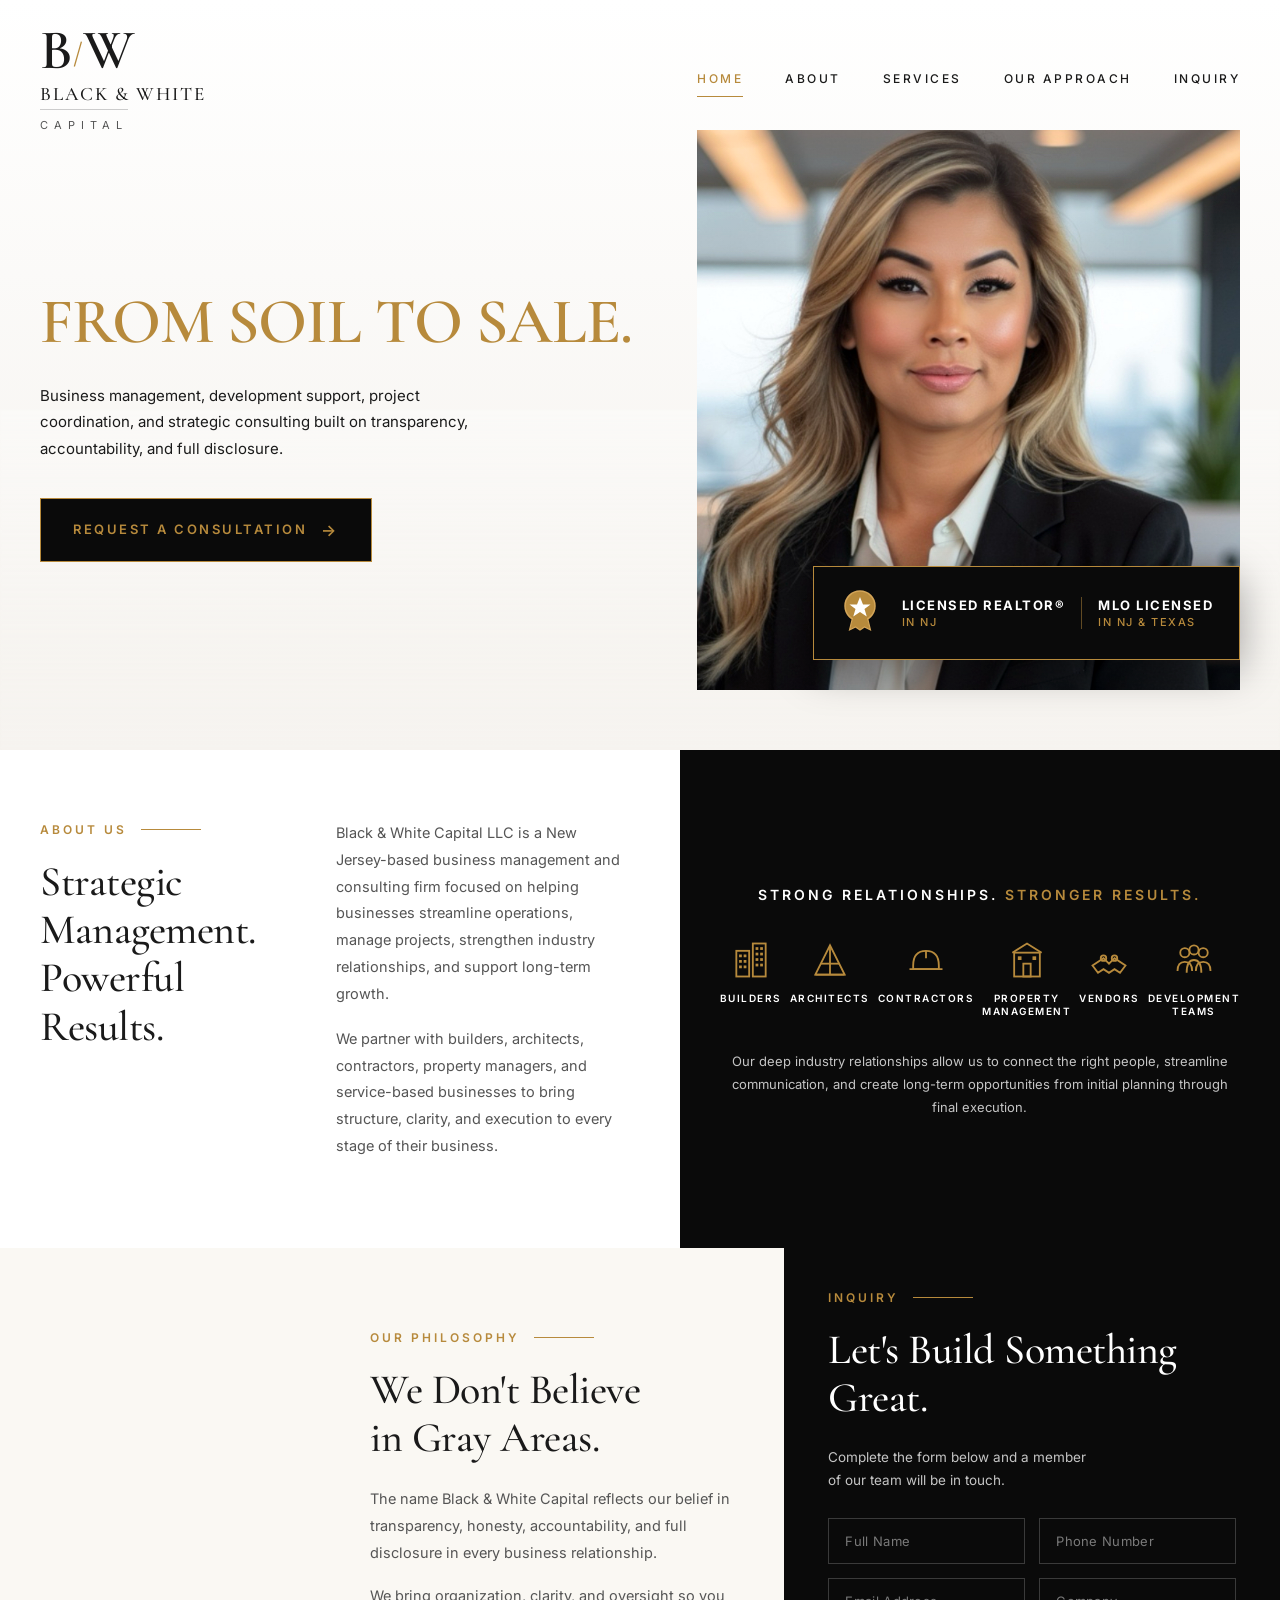
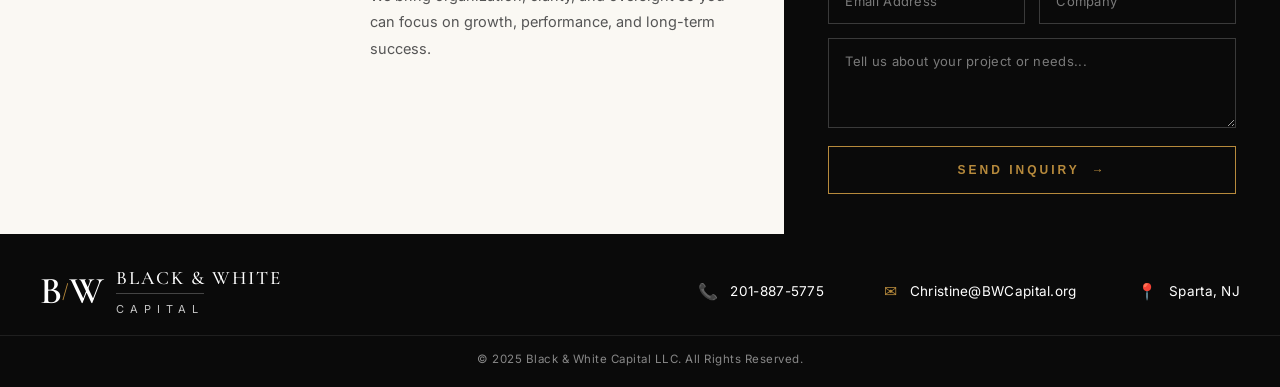
<file: index.html>
<!DOCTYPE html>
<html lang="en">
<head>
<meta charset="UTF-8">
<meta name="viewport" content="width=device-width, initial-scale=1.0">
<title>Black & White Capital — Strategic Business Management & Consulting</title>
<link rel="preconnect" href="https://fonts.googleapis.com">
<link rel="preconnect" href="https://fonts.gstatic.com" crossorigin>
<link href="https://fonts.googleapis.com/css2?family=Cormorant+Garamond:wght@400;500;600;700&family=Inter:wght@300;400;500;600;700&display=swap" rel="stylesheet">
<link rel="stylesheet" href="styles.css">
</head>
<body>

<!-- ===================== HEADER ===================== -->
<header class="site-header">
    <div class="container header-inner">
        <a href="#home" class="brand">
            <div class="brand-monogram">
                <span class="b">B</span><span class="amp">/</span><span class="w">W</span>
            </div>
            <div class="brand-text">
                <div class="brand-name">BLACK &amp; WHITE</div>
                <div class="brand-sub">CAPITAL</div>
            </div>
        </a>
        <nav class="nav">
            <a href="#home" class="active">HOME</a>
            <a href="#about">ABOUT</a>
            <a href="#services">SERVICES</a>
            <a href="#approach">OUR APPROACH</a>
            <a href="#inquiry">INQUIRY</a>
        </nav>
    </div>
</header>

<!-- ===================== HERO ===================== -->
<section class="hero" id="home">
    <div class="hero-bg"></div>
    <div class="hero-overlay"></div>

    <div class="container hero-grid">
        <div class="hero-copy">
            <h1 class="hero-title">FROM SOIL TO SALE.</h1>
            <p class="hero-lead">
                Business management, development support,
                project coordination, and strategic consulting
                built on transparency, accountability,
                and full disclosure.
            </p>
            <a href="#inquiry" class="btn btn-primary">
                REQUEST A CONSULTATION <span class="arrow">&rarr;</span>
            </a>
        </div>

        <div class="hero-portrait">
            <div class="portrait-img" aria-hidden="true"></div>
            <div class="license-badge">
                <div class="badge-seal" aria-hidden="true">
                    <svg viewBox="0 0 64 64" width="48" height="48">
                        <circle cx="32" cy="28" r="20" fill="#b78a3c" stroke="#d4a558" stroke-width="2"/>
                        <path d="M32 16 L36 26 L46 26 L38 32 L41 42 L32 36 L23 42 L26 32 L18 26 L28 26 Z" fill="#fff"/>
                        <path d="M22 44 L18 60 L26 56 L32 60 L38 56 L46 60 L42 44" fill="#b78a3c" stroke="#d4a558" stroke-width="1.5"/>
                    </svg>
                </div>
                <div class="badge-lines">
                    <div class="badge-row">
                        <div class="badge-title">LICENSED REALTOR&reg;</div>
                        <div class="badge-sub">IN NJ</div>
                    </div>
                    <div class="badge-divider"></div>
                    <div class="badge-row">
                        <div class="badge-title">MLO LICENSED</div>
                        <div class="badge-sub">IN NJ &amp; TEXAS</div>
                    </div>
                </div>
            </div>
        </div>
    </div>
</section>

<!-- ===================== ABOUT + RELATIONSHIPS ===================== -->
<section class="about-strip" id="about">
    <div class="container about-grid">
        <div class="about-copy">
            <div class="eyebrow">ABOUT US <span class="rule"></span></div>
            <h2 class="section-title">Strategic Management.<br>Powerful Results.</h2>
        </div>

        <div class="about-text">
            <p>
                Black &amp; White Capital LLC is a New Jersey-based business
                management and consulting firm focused on helping businesses
                streamline operations, manage projects, strengthen industry
                relationships, and support long-term growth.
            </p>
            <p>
                We partner with builders, architects, contractors, property managers,
                and service-based businesses to bring structure, clarity, and
                execution to every stage of their business.
            </p>
        </div>

        <aside class="relationships" id="services">
            <h3 class="rel-title">
                STRONG RELATIONSHIPS. <span class="gold">STRONGER RESULTS.</span>
            </h3>

            <div class="rel-icons">
                <div class="rel-item">
                    <svg viewBox="0 0 48 48" class="rel-svg" aria-hidden="true">
                        <rect x="8" y="14" width="14" height="28" fill="none" stroke="#b78a3c" stroke-width="2"/>
                        <rect x="26" y="6" width="14" height="36" fill="none" stroke="#b78a3c" stroke-width="2"/>
                        <rect x="11" y="18" width="3" height="3" fill="#b78a3c"/>
                        <rect x="16" y="18" width="3" height="3" fill="#b78a3c"/>
                        <rect x="11" y="24" width="3" height="3" fill="#b78a3c"/>
                        <rect x="16" y="24" width="3" height="3" fill="#b78a3c"/>
                        <rect x="11" y="30" width="3" height="3" fill="#b78a3c"/>
                        <rect x="16" y="30" width="3" height="3" fill="#b78a3c"/>
                        <rect x="29" y="10" width="3" height="3" fill="#b78a3c"/>
                        <rect x="34" y="10" width="3" height="3" fill="#b78a3c"/>
                        <rect x="29" y="16" width="3" height="3" fill="#b78a3c"/>
                        <rect x="34" y="16" width="3" height="3" fill="#b78a3c"/>
                        <rect x="29" y="22" width="3" height="3" fill="#b78a3c"/>
                        <rect x="34" y="22" width="3" height="3" fill="#b78a3c"/>
                        <rect x="29" y="28" width="3" height="3" fill="#b78a3c"/>
                        <rect x="34" y="28" width="3" height="3" fill="#b78a3c"/>
                    </svg>
                    <span>BUILDERS</span>
                </div>
                <div class="rel-item">
                    <svg viewBox="0 0 48 48" class="rel-svg" aria-hidden="true">
                        <path d="M8 40 L24 8 L40 40 Z" fill="none" stroke="#b78a3c" stroke-width="2"/>
                        <line x1="14" y1="28" x2="34" y2="28" stroke="#b78a3c" stroke-width="2"/>
                        <line x1="24" y1="8" x2="24" y2="40" stroke="#b78a3c" stroke-width="2"/>
                        <line x1="8" y1="40" x2="40" y2="40" stroke="#b78a3c" stroke-width="2"/>
                    </svg>
                    <span>ARCHITECTS</span>
                </div>
                <div class="rel-item">
                    <svg viewBox="0 0 48 48" class="rel-svg" aria-hidden="true">
                        <path d="M10 30 Q10 14 24 14 Q38 14 38 30 L38 34 L10 34 Z" fill="none" stroke="#b78a3c" stroke-width="2"/>
                        <line x1="6" y1="34" x2="42" y2="34" stroke="#b78a3c" stroke-width="2"/>
                        <line x1="24" y1="14" x2="24" y2="22" stroke="#b78a3c" stroke-width="2"/>
                    </svg>
                    <span>CONTRACTORS</span>
                </div>
                <div class="rel-item">
                    <svg viewBox="0 0 48 48" class="rel-svg" aria-hidden="true">
                        <rect x="10" y="16" width="28" height="26" fill="none" stroke="#b78a3c" stroke-width="2"/>
                        <path d="M8 16 L24 6 L40 16" fill="none" stroke="#b78a3c" stroke-width="2"/>
                        <rect x="20" y="28" width="8" height="14" fill="none" stroke="#b78a3c" stroke-width="2"/>
                        <rect x="14" y="20" width="4" height="4" fill="#b78a3c"/>
                        <rect x="30" y="20" width="4" height="4" fill="#b78a3c"/>
                    </svg>
                    <span>PROPERTY<br>MANAGEMENT</span>
                </div>
                <div class="rel-item">
                    <svg viewBox="0 0 48 48" class="rel-svg" aria-hidden="true">
                        <path d="M6 30 L18 22 L24 28 L30 22 L42 30 L36 38 L30 34 L24 38 L18 34 L12 38 Z" fill="none" stroke="#b78a3c" stroke-width="2"/>
                        <circle cx="18" cy="22" r="3" fill="none" stroke="#b78a3c" stroke-width="2"/>
                        <circle cx="30" cy="22" r="3" fill="none" stroke="#b78a3c" stroke-width="2"/>
                    </svg>
                    <span>VENDORS</span>
                </div>
                <div class="rel-item">
                    <svg viewBox="0 0 48 48" class="rel-svg" aria-hidden="true">
                        <circle cx="14" cy="16" r="5" fill="none" stroke="#b78a3c" stroke-width="2"/>
                        <circle cx="24" cy="13" r="5" fill="none" stroke="#b78a3c" stroke-width="2"/>
                        <circle cx="34" cy="16" r="5" fill="none" stroke="#b78a3c" stroke-width="2"/>
                        <path d="M6 36 Q6 26 14 26 Q22 26 22 36" fill="none" stroke="#b78a3c" stroke-width="2"/>
                        <path d="M16 38 Q16 24 24 24 Q32 24 32 38" fill="none" stroke="#b78a3c" stroke-width="2"/>
                        <path d="M26 36 Q26 26 34 26 Q42 26 42 36" fill="none" stroke="#b78a3c" stroke-width="2"/>
                    </svg>
                    <span>DEVELOPMENT<br>TEAMS</span>
                </div>
            </div>

            <p class="rel-text">
                Our deep industry relationships allow us to connect the right people,
                streamline communication, and create long-term opportunities
                from initial planning through final execution.
            </p>
        </aside>
    </div>
</section>

<!-- ===================== PHILOSOPHY + INQUIRY ===================== -->
<section class="philosophy-strip" id="approach">
    <div class="container philo-grid">
        <div class="philo-image" aria-hidden="true"></div>

        <div class="philo-copy">
            <div class="eyebrow">OUR PHILOSOPHY <span class="rule"></span></div>
            <h2 class="section-title">We Don't Believe<br>in Gray Areas.</h2>
            <p>
                The name Black &amp; White Capital reflects our
                belief in transparency, honesty, accountability,
                and full disclosure in every business relationship.
            </p>
            <p>
                We bring organization, clarity, and oversight so
                you can focus on growth, performance,
                and long-term success.
            </p>
        </div>

        <div class="inquiry" id="inquiry">
            <div class="eyebrow">INQUIRY <span class="rule"></span></div>
            <h2 class="section-title light">Let's Build Something Great.</h2>
            <p class="inquiry-lead">
                Complete the form below and a member<br>of our team will be in touch.
            </p>

            <form class="inquiry-form"
                  action="https://formsubmit.co/Christine@BWCapital.org"
                  method="POST">

                <!-- FormSubmit configuration (hidden) -->
                <input type="hidden" name="_subject" value="New Inquiry from BWCapital.org">
                <input type="hidden" name="_template" value="table">
                <input type="hidden" name="_captcha" value="true">
                <input type="hidden" name="_next" value="https://bwcapital.org/thank-you.html">
                <input type="hidden" name="_autoresponse" value="Thank you for reaching out to Black & White Capital. Christine has received your inquiry and will be in touch within 1-2 business days.&#10;&#10;-- Black & White Capital LLC">
                <!-- Honeypot anti-spam field (must remain empty) -->
                <input type="text" name="_honey" style="display:none">

                <input type="text"  name="Full Name"     placeholder="Full Name"     required>
                <input type="tel"   name="Phone Number"  placeholder="Phone Number"  required>
                <input type="email" name="Email Address" placeholder="Email Address" required>
                <input type="text"  name="Company"       placeholder="Company">
                <textarea           name="Project Details" placeholder="Tell us about your project or needs..."></textarea>
                <button type="submit">SEND INQUIRY <span class="arrow">&rarr;</span></button>
            </form>
        </div>
    </div>
</section>

<!-- ===================== FOOTER ===================== -->
<footer class="site-footer">
    <div class="container footer-inner">
        <div class="footer-brand">
            <div class="brand-monogram small">
                <span class="b">B</span><span class="amp">/</span><span class="w">W</span>
            </div>
            <div class="brand-text">
                <div class="brand-name">BLACK &amp; WHITE</div>
                <div class="brand-sub">CAPITAL</div>
            </div>
        </div>

        <div class="footer-contact">
            <a href="tel:2018875775" class="contact-item">
                <span class="contact-icon">&#128222;</span>
                <span>201-887-5775</span>
            </a>
            <a href="mailto:Christine@BWCapital.org" class="contact-item">
                <span class="contact-icon">&#9993;</span>
                <span>Christine@BWCapital.org</span>
            </a>
            <div class="contact-item">
                <span class="contact-icon">&#128205;</span>
                <span>Sparta, NJ</span>
            </div>
        </div>
    </div>
    <div class="footer-copy">
        &copy; 2025 Black &amp; White Capital LLC. All Rights Reserved.
    </div>
</footer>

<script>
    (function() {
        const header = document.querySelector('.site-header');
        const onScroll = () => {
            if (window.scrollY > 40) header.classList.add('scrolled');
            else header.classList.remove('scrolled');
        };
        window.addEventListener('scroll', onScroll, { passive: true });
        onScroll();
    })();
</script>

</body>
</html>
</file>
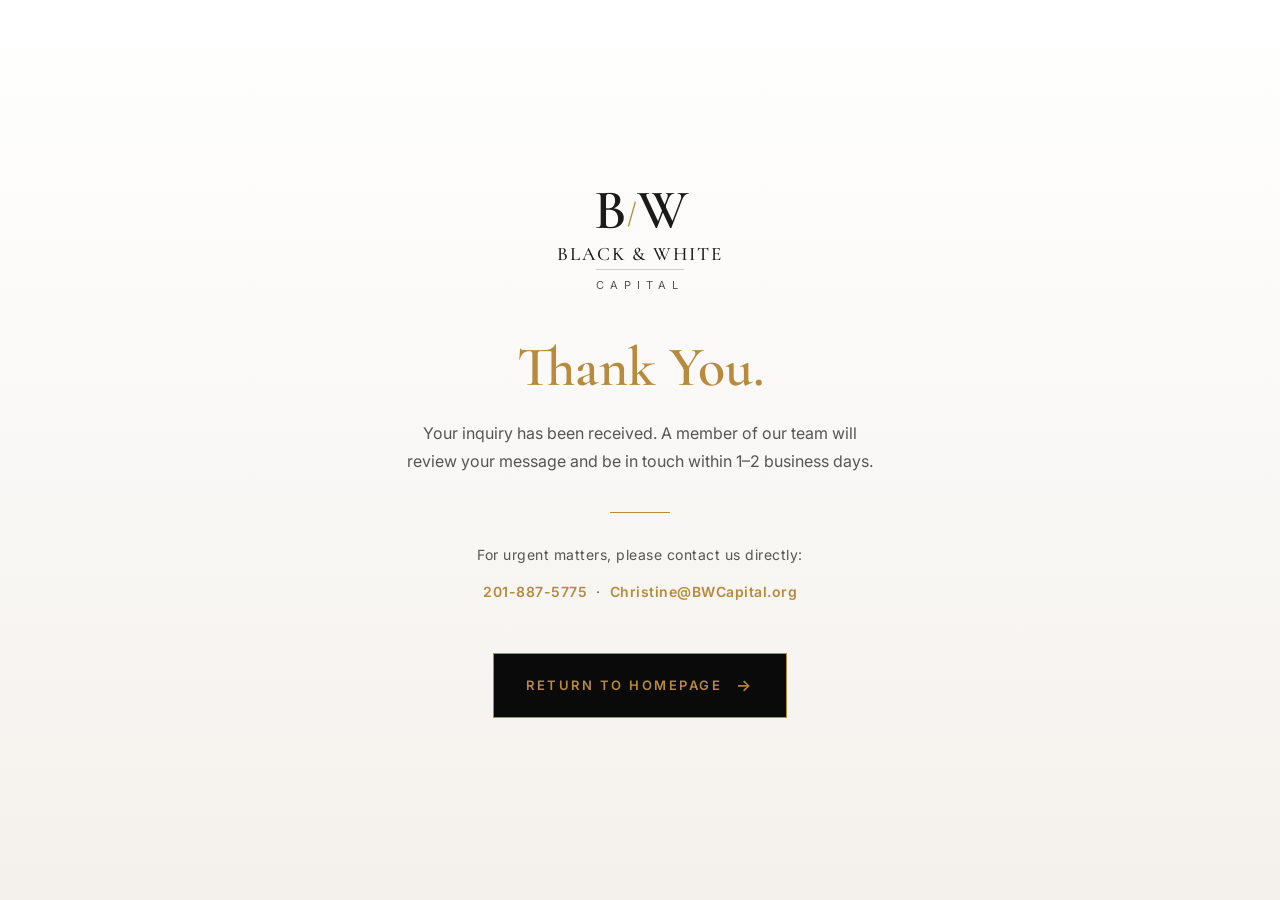
<file: thank-you.html>
<!DOCTYPE html>
<html lang="en">
<head>
<meta charset="UTF-8">
<meta name="viewport" content="width=device-width, initial-scale=1.0">
<title>Thank You — Black & White Capital</title>
<link rel="preconnect" href="https://fonts.googleapis.com">
<link rel="preconnect" href="https://fonts.gstatic.com" crossorigin>
<link href="https://fonts.googleapis.com/css2?family=Cormorant+Garamond:wght@400;500;600;700&family=Inter:wght@300;400;500;600;700&display=swap" rel="stylesheet">
<link rel="stylesheet" href="styles.css">
<style>
    .thank-you {
        min-height: 100vh;
        display: flex;
        align-items: center;
        justify-content: center;
        background: linear-gradient(180deg, #ffffff 0%, #f4f1ec 100%);
        padding: 60px 24px;
        text-align: center;
    }
    .thank-you-card {
        max-width: 620px;
    }
    .thank-you .brand-monogram {
        justify-content: center;
        margin-bottom: 6px;
    }
    .thank-you .brand-text {
        text-align: center;
    }
    .thank-you-title {
        font-family: var(--serif);
        font-size: 56px;
        font-weight: 600;
        color: var(--gold);
        margin: 40px 0 20px;
        line-height: 1.1;
    }
    .thank-you-text {
        color: var(--gray-700);
        font-size: 16px;
        line-height: 1.8;
        margin: 0 auto 36px;
        max-width: 480px;
    }
    .thank-you-divider {
        width: 60px;
        height: 1px;
        background: var(--gold);
        margin: 30px auto;
    }
    .thank-you .contact-line {
        color: var(--gray-700);
        font-size: 14px;
        margin-bottom: 8px;
        letter-spacing: 0.5px;
    }
    .thank-you .contact-line a {
        color: var(--gold);
        font-weight: 600;
    }
</style>
</head>
<body>

<div class="thank-you">
    <div class="thank-you-card">
        <div class="brand-monogram" style="color: var(--dark);">
            <span class="b">B</span><span class="amp">/</span><span class="w">W</span>
        </div>
        <div class="brand-text">
            <div class="brand-name">BLACK &amp; WHITE</div>
            <div class="brand-sub" style="display:inline-block;">CAPITAL</div>
        </div>

        <h1 class="thank-you-title">Thank You.</h1>

        <p class="thank-you-text">
            Your inquiry has been received. A member of our team
            will review your message and be in touch within
            1&ndash;2 business days.
        </p>

        <div class="thank-you-divider"></div>

        <p class="contact-line">For urgent matters, please contact us directly:</p>
        <p class="contact-line"><a href="tel:2018875775">201-887-5775</a> &nbsp;&middot;&nbsp; <a href="mailto:Christine@BWCapital.org">Christine@BWCapital.org</a></p>

        <div style="margin-top: 50px;">
            <a href="index.html" class="btn btn-primary">
                RETURN TO HOMEPAGE <span class="arrow">&rarr;</span>
            </a>
        </div>
    </div>
</div>

</body>
</html>
</file>
<file: styles.css>
/* =====================================================
   Black & White Capital — Stylesheet
   ===================================================== */

:root {
    --gold: #b78a3c;
    --gold-light: #d4a558;
    --gold-soft: #c69846;
    --black: #0a0a0a;
    --near-black: #111111;
    --dark: #1a1a1a;
    --gray-900: #2a2a2a;
    --gray-700: #555;
    --gray-500: #888;
    --gray-300: #c5c5c5;
    --gray-100: #f4f1ec;
    --cream: #faf8f3;
    --white: #ffffff;
    --serif: 'Cormorant Garamond', Georgia, 'Times New Roman', serif;
    --sans: 'Inter', system-ui, -apple-system, Arial, sans-serif;
}

* { box-sizing: border-box; }

html, body {
    margin: 0;
    padding: 0;
    background: var(--white);
    color: var(--dark);
    font-family: var(--sans);
    font-size: 15px;
    line-height: 1.65;
    -webkit-font-smoothing: antialiased;
    -moz-osx-font-smoothing: grayscale;
}

a { color: inherit; text-decoration: none; }

img { max-width: 100%; display: block; }

.container {
    max-width: 1280px;
    margin: 0 auto;
    padding: 0 40px;
}

/* =====================================================
   SHARED ELEMENTS
   ===================================================== */
.eyebrow {
    display: flex;
    align-items: center;
    gap: 14px;
    color: var(--gold);
    font-size: 12px;
    letter-spacing: 3px;
    font-weight: 600;
    text-transform: uppercase;
    margin-bottom: 18px;
}
.eyebrow .rule {
    height: 1px;
    width: 60px;
    background: var(--gold);
    display: inline-block;
}

.section-title {
    font-family: var(--serif);
    font-weight: 500;
    font-size: 42px;
    line-height: 1.15;
    color: var(--dark);
    margin: 0 0 24px;
    letter-spacing: -0.5px;
}
.section-title.light { color: var(--white); }

.gold { color: var(--gold); }

.btn {
    display: inline-flex;
    align-items: center;
    gap: 14px;
    padding: 18px 32px;
    font-family: var(--sans);
    font-size: 13px;
    font-weight: 600;
    letter-spacing: 2.5px;
    text-transform: uppercase;
    cursor: pointer;
    border: none;
    transition: all 0.25s ease;
}
.btn-primary {
    background: var(--black);
    color: var(--gold);
    border: 1px solid var(--gold);
}
.btn-primary:hover {
    background: var(--gold);
    color: var(--black);
}
.btn .arrow {
    font-size: 16px;
    transition: transform 0.25s ease;
}
.btn:hover .arrow { transform: translateX(4px); }

/* =====================================================
   HEADER
   ===================================================== */
.site-header {
    position: fixed;
    top: 0;
    left: 0;
    right: 0;
    z-index: 100;
    padding: 22px 0;
    background: transparent;
    transition: background 0.3s ease, box-shadow 0.3s ease, padding 0.3s ease, border-color 0.3s ease;
    border-bottom: 1px solid transparent;
}
.site-header.scrolled {
    background: rgba(255, 255, 255, 0.96);
    backdrop-filter: saturate(180%) blur(12px);
    -webkit-backdrop-filter: saturate(180%) blur(12px);
    box-shadow: 0 1px 20px rgba(0, 0, 0, 0.06);
    padding: 14px 0;
    border-bottom-color: rgba(0, 0, 0, 0.05);
}
.site-header.scrolled .brand-monogram { font-size: 42px; }
.site-header.scrolled .brand-name { font-size: 16px; }
.site-header.scrolled .brand-sub { font-size: 10px; letter-spacing: 5px; }
.header-inner {
    display: flex;
    align-items: center;
    justify-content: space-between;
}
.brand {
    display: flex;
    flex-direction: column;
    align-items: flex-start;
}
.brand-monogram {
    font-family: var(--serif);
    font-weight: 600;
    font-size: 56px;
    line-height: 1;
    letter-spacing: -2px;
    color: var(--dark);
    display: flex;
    align-items: baseline;
}
.brand-monogram.small { font-size: 38px; color: var(--white); }
.brand-monogram .amp {
    font-size: 0.5em;
    color: var(--gold);
    margin: 0 2px;
    transform: translateY(-6px);
    display: inline-block;
}
.brand-text { margin-top: 6px; }
.brand-name {
    font-family: var(--serif);
    font-size: 19px;
    font-weight: 500;
    letter-spacing: 2px;
    color: var(--dark);
    line-height: 1;
}
.brand-sub {
    font-family: var(--sans);
    font-size: 11px;
    font-weight: 400;
    letter-spacing: 6px;
    color: var(--gray-700);
    margin-top: 6px;
    padding-top: 6px;
    border-top: 1px solid #ccc;
    display: inline-block;
    padding-right: 0;
    width: auto;
}

.nav {
    display: flex;
    gap: 42px;
}
.nav a {
    font-size: 12px;
    letter-spacing: 2.5px;
    font-weight: 500;
    color: var(--dark);
    padding: 6px 0;
    position: relative;
    transition: color 0.2s;
}
.nav a:hover { color: var(--gold); }
.nav a.active { color: var(--gold); }
.nav a.active::after {
    content: "";
    position: absolute;
    bottom: -2px;
    left: 0;
    right: 0;
    height: 1px;
    background: var(--gold);
}

/* =====================================================
   HERO
   ===================================================== */
.hero {
    position: relative;
    min-height: 620px;
    padding: 130px 0 60px;
    overflow: hidden;
    background: linear-gradient(180deg, #ffffff 0%, #f4f1ec 100%);
}
.hero-bg {
    position: absolute;
    bottom: 0;
    left: 0;
    right: 0;
    height: 340px;
    background-image: url('https://images.unsplash.com/photo-1522083165195-3424ed129620?auto=format&fit=crop&w=1920&q=80');
    background-size: cover;
    background-position: center bottom;
    filter: grayscale(100%) contrast(0.85) brightness(1.15) blur(1px);
    opacity: 0.35;
    z-index: 1;
}
.hero-bg::after {
    content: "";
    position: absolute;
    inset: 0;
    background:
        linear-gradient(180deg,
            rgba(255,255,255,0.85) 0%,
            rgba(255,255,255,0.55) 35%,
            rgba(244,241,236,0.35) 70%,
            rgba(244,241,236,0.55) 100%);
}
.hero-overlay {
    position: absolute;
    inset: 0;
    z-index: 2;
    pointer-events: none;
}
.hero-grid {
    position: relative;
    z-index: 5;
    display: grid;
    grid-template-columns: 1.1fr 1fr;
    gap: 60px;
    align-items: center;
}
.hero-copy {
    padding-top: 30px;
}
.hero-title {
    font-family: var(--serif);
    font-weight: 600;
    font-size: 64px;
    line-height: 1.05;
    color: var(--gold);
    letter-spacing: -1px;
    margin: 0 0 28px;
}
.hero-lead {
    color: var(--dark);
    font-size: 15px;
    max-width: 460px;
    margin: 0 0 36px;
    line-height: 1.75;
}

.hero-portrait {
    position: relative;
    height: 560px;
    align-self: stretch;
}
.portrait-img {
    position: absolute;
    inset: 0;
    background-image: url('images/christine.png');
    background-size: cover;
    background-position: center 15%;
    filter: contrast(1.05) saturate(1.05);
}
.portrait-img::after {
    content: "";
    position: absolute;
    inset: 0;
    background: linear-gradient(180deg, rgba(255,255,255,0.15) 0%, rgba(255,255,255,0) 25%, rgba(0,0,0,0) 75%, rgba(0,0,0,0.25) 100%);
}

.license-badge {
    position: absolute;
    bottom: 30px;
    right: 0;
    background: var(--black);
    color: var(--white);
    padding: 18px 26px 18px 22px;
    display: flex;
    align-items: center;
    gap: 18px;
    border: 1px solid var(--gold);
    box-shadow: 0 12px 40px rgba(0,0,0,0.35);
}
.badge-seal { flex-shrink: 0; }
.badge-lines {
    display: flex;
    align-items: center;
    gap: 16px;
}
.badge-row { line-height: 1.25; }
.badge-title {
    font-size: 13px;
    font-weight: 700;
    letter-spacing: 1.5px;
    color: var(--white);
}
.badge-sub {
    font-size: 11px;
    font-weight: 500;
    letter-spacing: 1.5px;
    color: var(--gold);
    margin-top: 3px;
}
.badge-divider {
    width: 1px;
    height: 32px;
    background: var(--gold);
    opacity: 0.5;
}

/* =====================================================
   ABOUT + RELATIONSHIPS
   ===================================================== */
.about-strip {
    background: var(--white);
    padding: 0;
}
.about-grid {
    display: grid;
    grid-template-columns: 0.9fr 1.2fr 1.5fr;
    gap: 60px;
    padding: 70px 40px;
    align-items: start;
}
.about-copy {
    padding-right: 20px;
}
.about-text p {
    color: var(--gray-700);
    font-size: 14.5px;
    margin: 0 0 18px;
    line-height: 1.85;
}

.relationships {
    background: var(--black);
    color: var(--white);
    padding: 40px 40px 36px;
    margin: -70px -40px -70px 0;
    align-self: stretch;
    display: flex;
    flex-direction: column;
    justify-content: center;
}
.rel-title {
    font-family: var(--sans);
    font-size: 14px;
    font-weight: 600;
    letter-spacing: 3px;
    text-align: center;
    margin: 0 0 32px;
    color: var(--white);
}
.rel-icons {
    display: grid;
    grid-template-columns: repeat(6, 1fr);
    gap: 8px;
    margin-bottom: 32px;
}
.rel-item {
    display: flex;
    flex-direction: column;
    align-items: center;
    gap: 10px;
    text-align: center;
    color: var(--white);
    font-size: 10px;
    letter-spacing: 1.5px;
    font-weight: 600;
    line-height: 1.3;
}
.rel-svg {
    width: 44px;
    height: 44px;
}
.rel-text {
    color: var(--gray-300);
    font-size: 13px;
    line-height: 1.75;
    text-align: center;
    margin: 0;
    max-width: 640px;
    margin: 0 auto;
}

/* =====================================================
   PHILOSOPHY + INQUIRY
   ===================================================== */
.philosophy-strip {
    background: var(--cream);
    padding: 0;
}
.philo-grid {
    display: grid;
    grid-template-columns: 280px 1.2fr 1.5fr;
    gap: 50px;
    padding: 70px 40px;
    align-items: start;
}
.philo-image {
    background-image: url('https://images.unsplash.com/photo-1503387762-592deb58ef4e?auto=format&fit=crop&w=800&q=80');
    background-size: cover;
    background-position: center;
    width: 100%;
    height: 100%;
    min-height: 320px;
    filter: saturate(1.1);
}
.philo-copy {
    padding-top: 10px;
}
.philo-copy p {
    color: var(--gray-700);
    font-size: 14.5px;
    margin: 0 0 16px;
    line-height: 1.85;
}

.inquiry {
    background: var(--black);
    color: var(--white);
    padding: 40px 44px;
    margin: -70px -40px -70px 0;
    align-self: stretch;
}
.inquiry .eyebrow { color: var(--gold); }
.inquiry .eyebrow .rule { background: var(--gold); }
.inquiry-lead {
    color: var(--gray-300);
    font-size: 13.5px;
    margin: 0 0 26px;
    line-height: 1.7;
}
.inquiry-form {
    display: grid;
    grid-template-columns: 1fr 1fr;
    gap: 14px;
}
.inquiry-form input,
.inquiry-form textarea {
    background: transparent;
    border: 1px solid #3a3a3a;
    color: var(--white);
    padding: 14px 16px;
    font-family: var(--sans);
    font-size: 13px;
    width: 100%;
    transition: border-color 0.2s;
}
.inquiry-form input:focus,
.inquiry-form textarea:focus {
    outline: none;
    border-color: var(--gold);
}
.inquiry-form input::placeholder,
.inquiry-form textarea::placeholder {
    color: #7a7a7a;
    font-family: var(--sans);
    letter-spacing: 0.3px;
}
.inquiry-form textarea {
    grid-column: span 2;
    min-height: 90px;
    resize: vertical;
    font-family: var(--sans);
}
.inquiry-form button {
    grid-column: span 2;
    margin-top: 4px;
    background: transparent;
    color: var(--gold);
    border: 1px solid var(--gold);
    padding: 16px;
    letter-spacing: 3px;
    font-size: 12px;
    font-weight: 700;
    cursor: pointer;
    display: flex;
    align-items: center;
    justify-content: center;
    gap: 12px;
    transition: all 0.25s ease;
}
.inquiry-form button:hover {
    background: var(--gold);
    color: var(--black);
}

/* =====================================================
   FOOTER
   ===================================================== */
.site-footer {
    background: var(--black);
    color: var(--white);
    padding: 28px 0 18px;
}
.footer-inner {
    display: grid;
    grid-template-columns: auto 1fr;
    gap: 60px;
    align-items: center;
}
.footer-brand {
    display: flex;
    align-items: center;
    gap: 14px;
}
.footer-brand .brand-monogram { color: var(--white); font-size: 38px; }
.footer-brand .brand-name { color: var(--white); }
.footer-brand .brand-sub {
    color: var(--gray-300);
    border-color: #444;
}

.footer-contact {
    display: flex;
    align-items: center;
    justify-content: flex-end;
    gap: 60px;
    flex-wrap: wrap;
}
.contact-item {
    display: flex;
    align-items: center;
    gap: 12px;
    font-size: 13.5px;
    color: var(--white);
    letter-spacing: 0.3px;
}
.contact-icon {
    color: var(--gold);
    font-size: 16px;
}

.footer-copy {
    text-align: center;
    color: var(--gray-500);
    font-size: 11.5px;
    letter-spacing: 0.5px;
    padding-top: 14px;
    margin-top: 14px;
    border-top: 1px solid #1f1f1f;
}

/* =====================================================
   RESPONSIVE
   ===================================================== */
@media (max-width: 1100px) {
    .about-grid { grid-template-columns: 1fr 1fr; }
    .relationships { grid-column: span 2; margin: 30px 0 0; }
    .philo-grid { grid-template-columns: 240px 1fr; }
    .inquiry { grid-column: span 2; margin: 30px 0 0; }
}

@media (max-width: 820px) {
    .container { padding: 0 24px; }
    .nav { display: none; }
    .hero-grid { grid-template-columns: 1fr; gap: 30px; }
    .hero-portrait { height: 460px; }
    .hero-title { font-size: 48px; }
    .section-title { font-size: 32px; }
    .about-grid {
        grid-template-columns: 1fr;
        padding: 50px 24px;
        gap: 30px;
    }
    .relationships { grid-column: span 1; margin: 20px -24px -50px; padding: 36px 24px; }
    .rel-icons { grid-template-columns: repeat(3, 1fr); gap: 24px 8px; }
    .philo-grid {
        grid-template-columns: 1fr;
        padding: 50px 24px;
        gap: 30px;
    }
    .philo-image { min-height: 220px; }
    .inquiry { grid-column: span 1; margin: 20px -24px -50px; padding: 36px 24px; }
    .footer-inner { grid-template-columns: 1fr; gap: 24px; text-align: center; }
    .footer-brand { justify-content: center; }
    .footer-contact { justify-content: center; gap: 28px; }
}

@media (max-width: 480px) {
    .hero-title { font-size: 38px; }
    .hero { padding-top: 110px; }
    .license-badge {
        right: 10px;
        bottom: 10px;
        padding: 12px 14px;
    }
    .badge-lines { gap: 10px; }
    .badge-title { font-size: 11px; }
    .badge-sub { font-size: 10px; }
    .inquiry-form { grid-template-columns: 1fr; }
    .inquiry-form textarea,
    .inquiry-form button { grid-column: span 1; }
}
</file>
